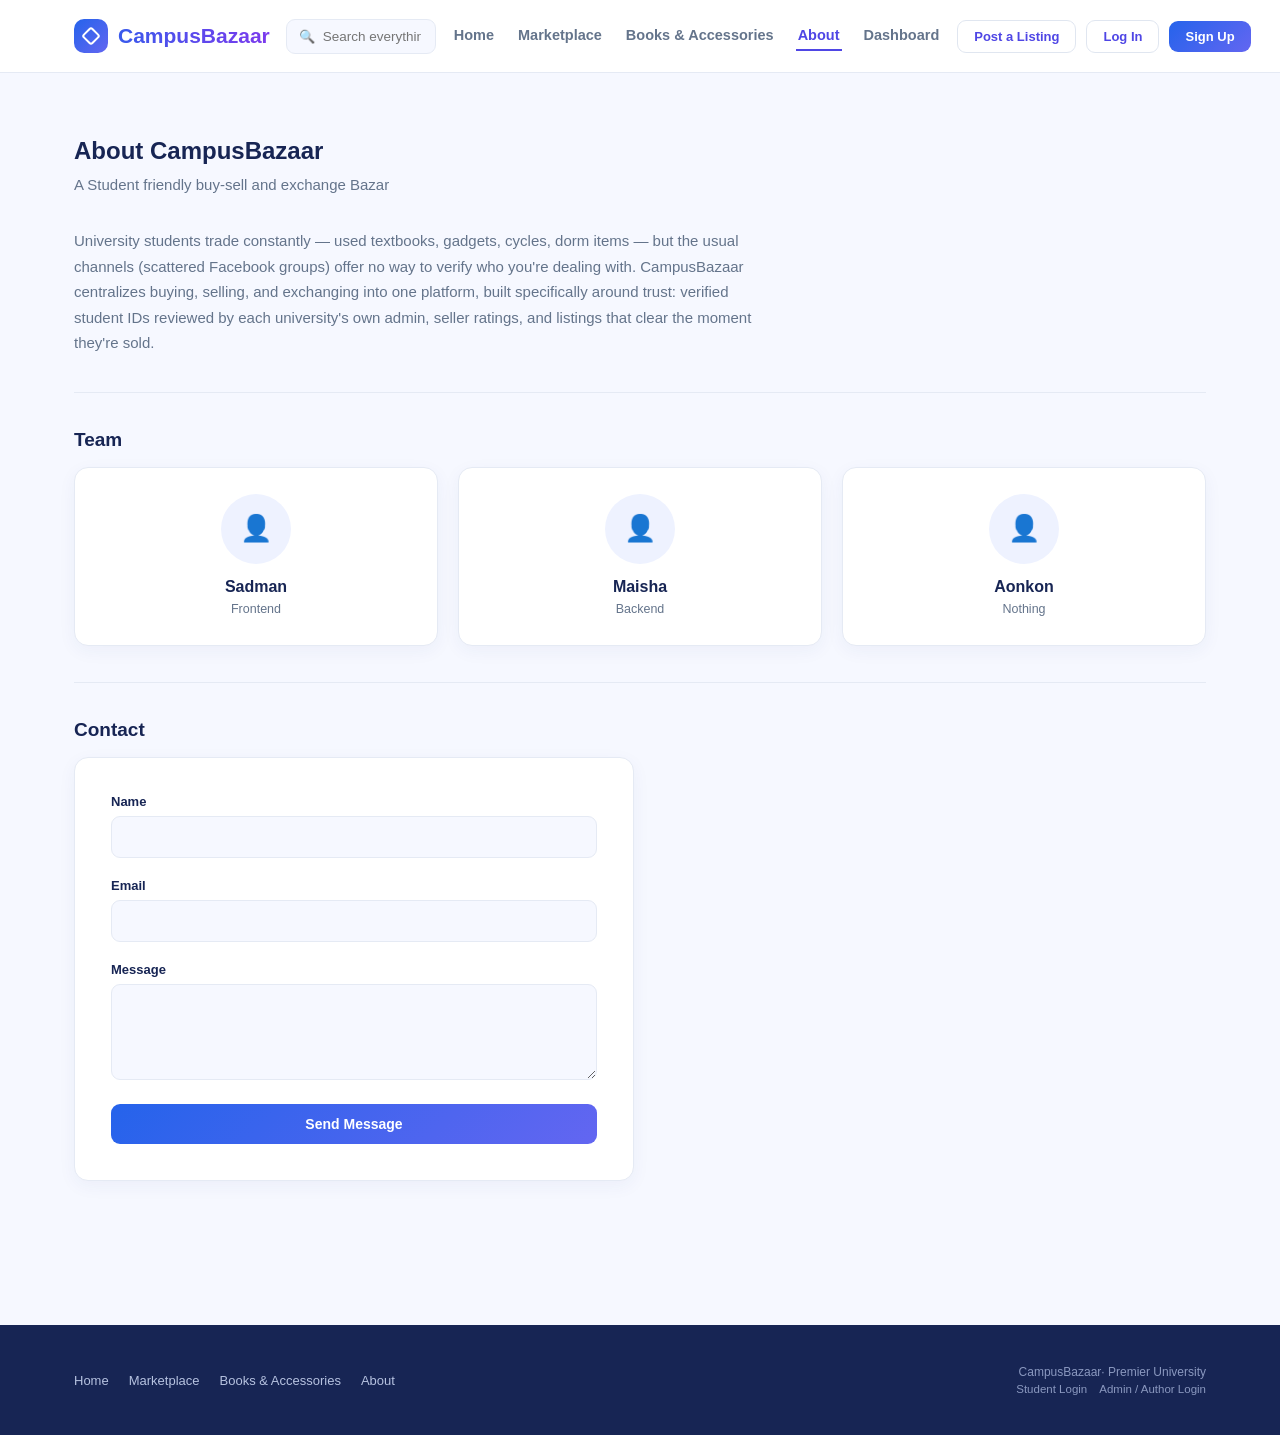
<file: about.html>
<!DOCTYPE html>
<html lang="en">
<head>
<meta charset="UTF-8">
<meta name="viewport" content="width=device-width, initial-scale=1.0">
<title>About — CampusBazaar</title>
<link rel="stylesheet" href="common.css">
<link rel="stylesheet" href="about.css">
</head>
<body>
<header class="site"><div id="site-header"></div></header>
<main class="wrap">
  <div class="section-pad">
    <div class="section-head">
      <h2>About CampusBazaar</h2>
      <p>A Student friendly buy-sell and exchange Bazar</p>
    </div>
    <p class="about-copy">
      University students trade constantly — used textbooks, gadgets, cycles, dorm items — but the usual channels
      (scattered Facebook groups) offer no way to verify who you're dealing with. CampusBazaar centralizes buying,
      selling, and exchanging into one platform, built specifically around trust: verified student IDs reviewed by
      each university's own admin, seller ratings, and listings that clear the moment they're sold.
    </p>
    <div class="divider"></div>
    <h3 style="font-size:19px;margin-bottom:16px;">Team</h3>
    <div class="grid grid-3">
      <div class="team-card"><div class="team-avatar">👤</div><strong>Sadman</strong><p class="small-muted" style="margin-top:4px;">Frontend</p></div>
      <div class="team-card"><div class="team-avatar">👤</div><strong>Maisha</strong><p class="small-muted" style="margin-top:4px;">Backend</p></div>
      <div class="team-card"><div class="team-avatar">👤</div><strong>Aonkon</strong><p class="small-muted" style="margin-top:4px;">Nothing</p></div>
    </div>
    <div class="divider"></div>
    <h3 style="font-size:19px;margin-bottom:16px;">Contact</h3>
    <form class="form-card" style="max-width:560px;" id="contactForm">
      <div class="field"><label>Name</label><input type="text" required></div>
      <div class="field"><label>Email</label><input type="email" required></div>
      <div class="field"><label>Message</label><textarea required></textarea></div>
      <button type="submit" class="btn btn-primary btn-block">Send Message</button>
      <div class="toast" id="contactToast">✓ Message sent (demo) — thanks for reaching out!</div>
    </form>
  </div>
</main>
<footer class="site"><div id="site-footer"></div></footer>
<script>window.CB_ACTIVE_PAGE = 'about';</script>
<script src="data.js"></script>
<script src="store.js"></script>
<script src="shared.js"></script>
<script src="nav.js"></script>
<script src="about.js"></script>
</body>
</html>
</file>
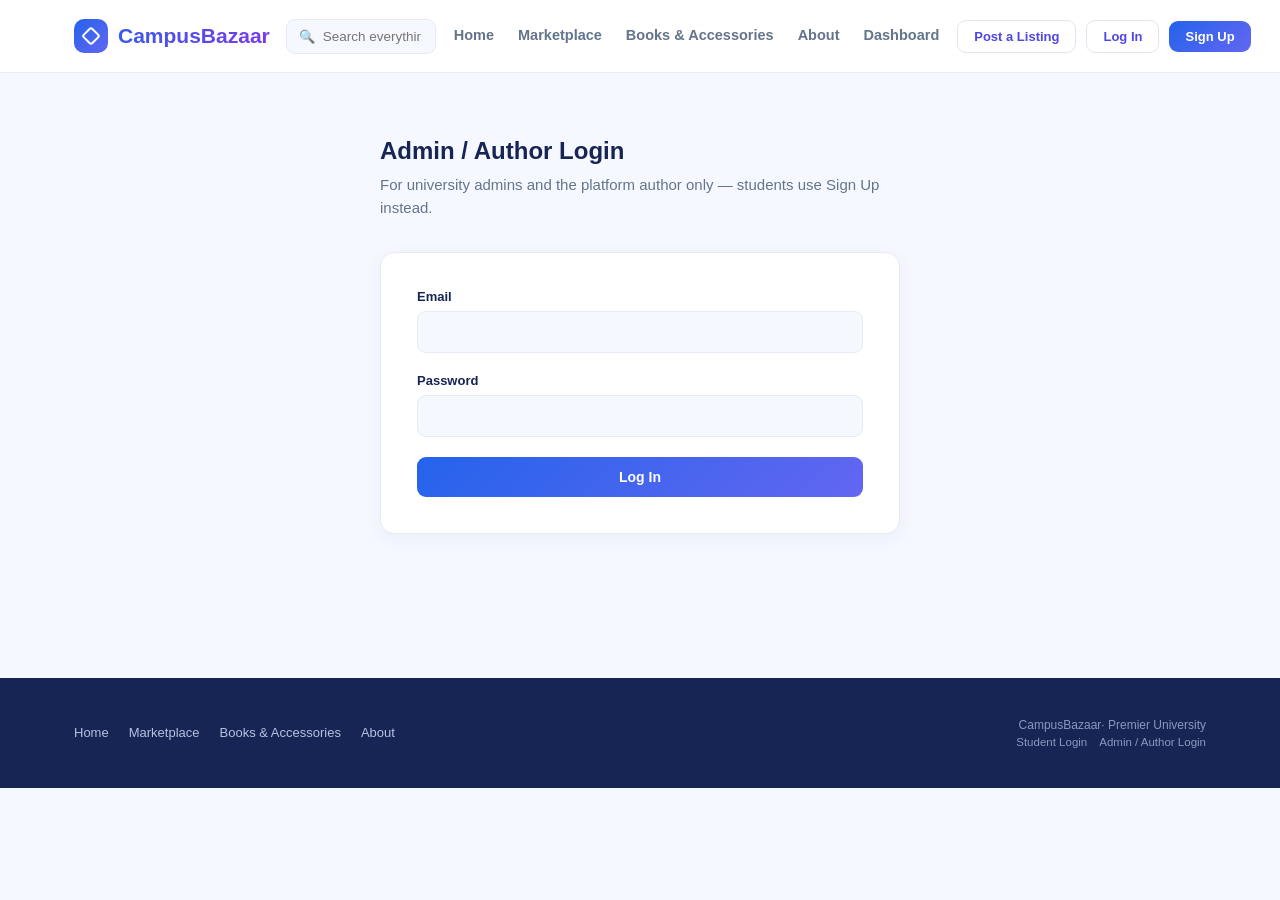
<file: admin-dashboard.html>
<!DOCTYPE html>
<html lang="en">

<head>
  <meta charset="UTF-8">
  <meta name="viewport" content="width=device-width, initial-scale=1.0">
  <title>Admin Dashboard — CampusBazaar</title>
  <link rel="stylesheet" href="common.css">
  <link rel="stylesheet" href="admin-dashboard.css">
</head>

<body>

  <header class="site">
    <div id="site-header"></div>
  </header>

  <main class="wrap">
    <div class="section-pad" id="gateWrap">
      <div class="empty-state">
        Checking your session… if you're not redirected, <a href="admin-login.html">log in here</a>.
      </div>
    </div>
    <div class="section-pad" id="dashWrap" style="display:none;">
      <div class="admin-header">
        <div>
          <div class="eyebrow" id="adminUniLabel"></div>
          <h2>Verifying students</h2>
          <p class="small-muted" id="adminNameLabel"></p>
        </div>
        <button class="btn btn-ghost btn-sm" id="logoutBtn">Log Out</button>
      </div>
      <div id="newRequestBanner" class="toast warn" style="margin-bottom:20px;"></div>
      <div class="tabs">
        <button class="tab-btn active" data-tab="pending">Pending <span id="pendingCountBadge"></span></button>
        <button class="tab-btn" data-tab="verified">Verified</button>
        <button class="tab-btn" data-tab="rejected">Rejected</button>
      </div>
      <div class="tab-panel active" id="tab-pending">
        <div id="pendingWrap"></div>
      </div>
      <div class="tab-panel" id="tab-verified">
        <div id="verifiedWrap"></div>
      </div>
      <div class="tab-panel" id="tab-rejected">
        <div id="rejectedWrap"></div>
      </div>
    </div>
  </main>
  <footer class="site">
    <div id="site-footer"></div>
  </footer>
  <script>window.CB_ACTIVE_PAGE = '';</script>
  <script src="data.js"></script>
  <script src="store.js"></script>
  <script src="shared.js"></script>
  <script src="nav.js"></script>
  <script src="admin-dashboard.js"></script>
</body>
</html>
</file>
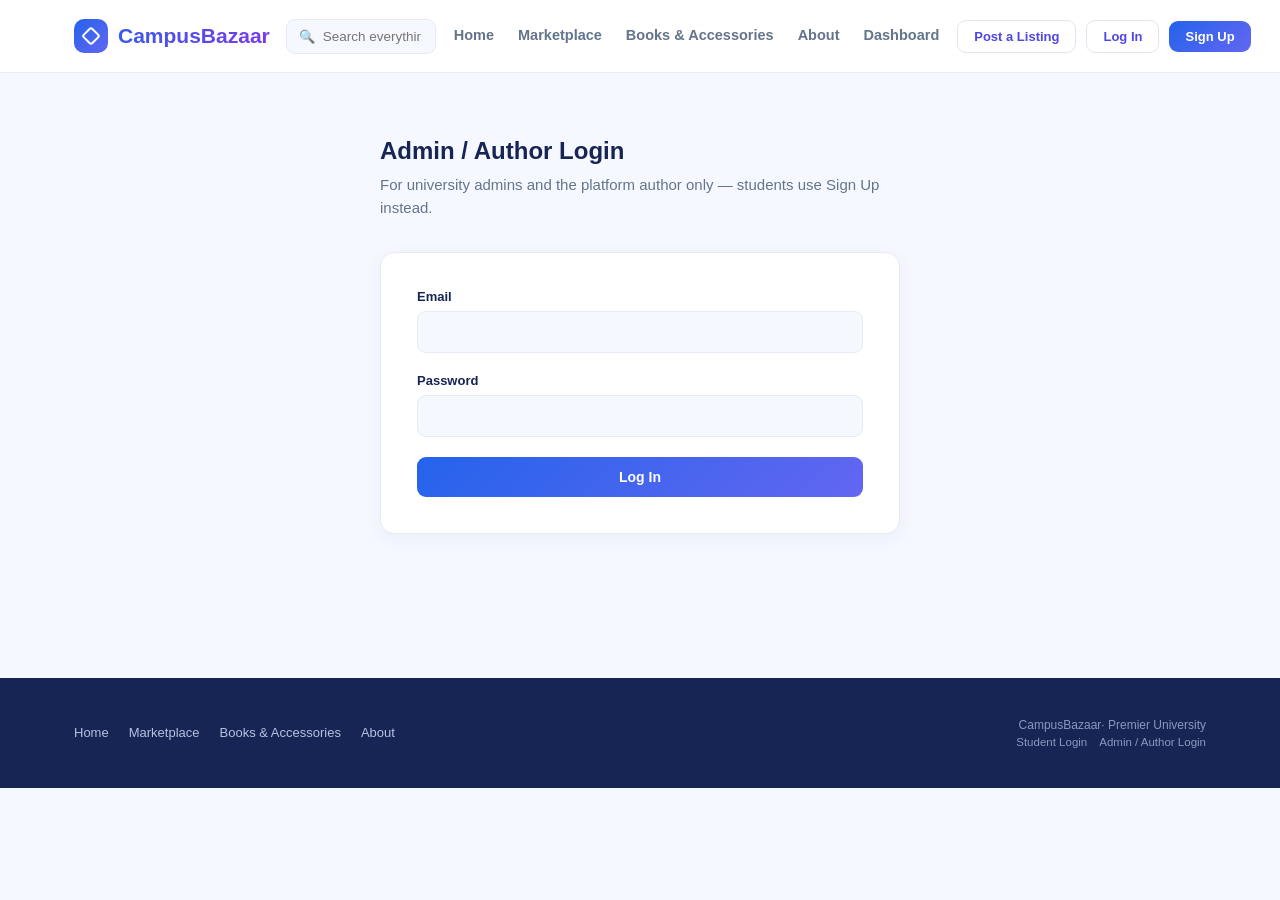
<file: admin-login.html>
<!DOCTYPE html>
<html lang="en">

<head>
  <meta charset="UTF-8">
  <meta name="viewport" content="width=device-width, initial-scale=1.0">
  <title>Admin Login — CampusBazaar</title>
  <link rel="stylesheet" href="common.css">
  <link rel="stylesheet" href="admin-login.css">
</head>

<body>

  <header class="site">
    <div id="site-header"></div>
  </header>

  <main class="wrap">
    <div class="section-pad narrow-col">
      <div class="section-head">
        <h2>Admin / Author Login</h2>
        <p>For university admins and the platform author only — students use Sign Up instead.</p>
      </div>
      <form class="form-card" id="adminLoginForm" novalidate>
        <div class="field" id="f-email">
          <label>Email</label>
          <input type="email" id="loginEmail">
          <div class="field-error">Enter the email for your admin or author account.</div>
        </div>
        <div class="field" id="f-password">
          <label>Password</label>
          <input type="password" id="loginPassword">
          <div class="field-error">Incorrect password.</div>
        </div>
        <button type="submit" class="btn btn-primary btn-block">Log In</button>
        <div class="toast error" id="loginError">No account matches that email and password.</div>
      </form>
      <!-- Demo accounts box
      <div class="card-white demo-box">
        <div style="font-weight:700;font-size:13px;margin-bottom:10px;">Demo accounts (this is a prototype — no real
          auth)</div>
        <div id="demoAccountList"></div>
      </div>
      -->
    </div>
  </main>
  <footer class="site">
    <div id="site-footer"></div>
  </footer>
  <script>window.CB_ACTIVE_PAGE = '';</script>
  <script src="data.js"></script>
  <script src="store.js"></script>
  <script src="shared.js"></script>
  <script src="nav.js"></script>
  <script src="admin-login.js"></script>
</body>
</html>
</file>
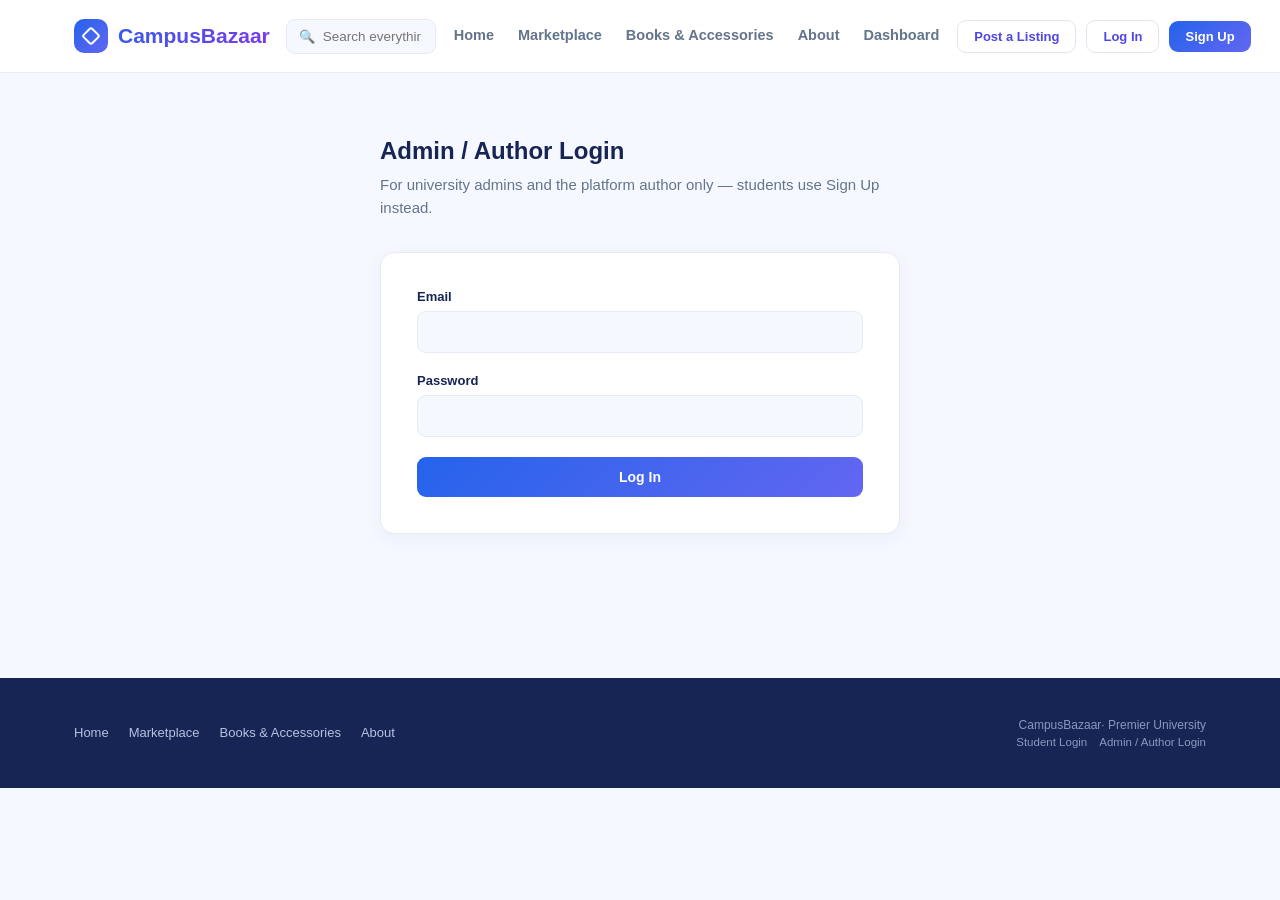
<file: author-dashboard.html>
<!DOCTYPE html>
<html lang="en">
<head>
<meta charset="UTF-8">
<meta name="viewport" content="width=device-width, initial-scale=1.0">
<title>Author Dashboard — CampusBazaar</title>
<link rel="stylesheet" href="common.css">
<link rel="stylesheet" href="author-dashboard.css">
</head>
<body>

<header class="site"><div id="site-header"></div></header>

<main class="wrap">
  <div class="section-pad" id="gateWrap">
    <div class="empty-state">
      Checking your session… if you're not redirected, <a href="admin-login.html">log in here</a>.
    </div>
  </div>
  <div class="section-pad" id="dashWrap" style="display:none;">
    <div class="admin-header">
      <div>
        <div class="eyebrow">Author Panel</div>
        <h2>University Admins</h2>
        <p class="small-muted" id="authorNameLabel"></p>
      </div>
      <button class="btn btn-ghost btn-sm" id="logoutBtn">Log Out</button>
    </div>
    <div id="adminsWrap"></div>
    <div class="divider"></div>
    <h3 style="font-size:17px;margin-bottom:14px;">Reassign an admin</h3>
    <form class="form-card" id="reassignForm" style="max-width:520px;">
      <div class="field">
        <label>University</label>
        <select id="uniSelect"></select>
      </div>
      <div class="field"><label>Admin Name</label><input type="text" id="newAdminName" required></div>
      <div class="field"><label>Admin Email</label><input type="email" id="newAdminEmail" required></div>
      <div class="field"><label>Admin Password</label><input type="text" id="newAdminPassword" value="admin123" required></div>
      <button type="submit" class="btn btn-primary btn-block">Save Admin</button>
      <div class="toast" id="reassignToast">✓ Admin updated for this university.</div>
    </form>
  </div>
</main>
<footer class="site"><div id="site-footer"></div></footer>
<script>window.CB_ACTIVE_PAGE = '';</script>
<script src="data.js"></script>
<script src="store.js"></script>
<script src="shared.js"></script>
<script src="nav.js"></script>
<script src="author-dashboard.js"></script>
</body>
</html>
</file>
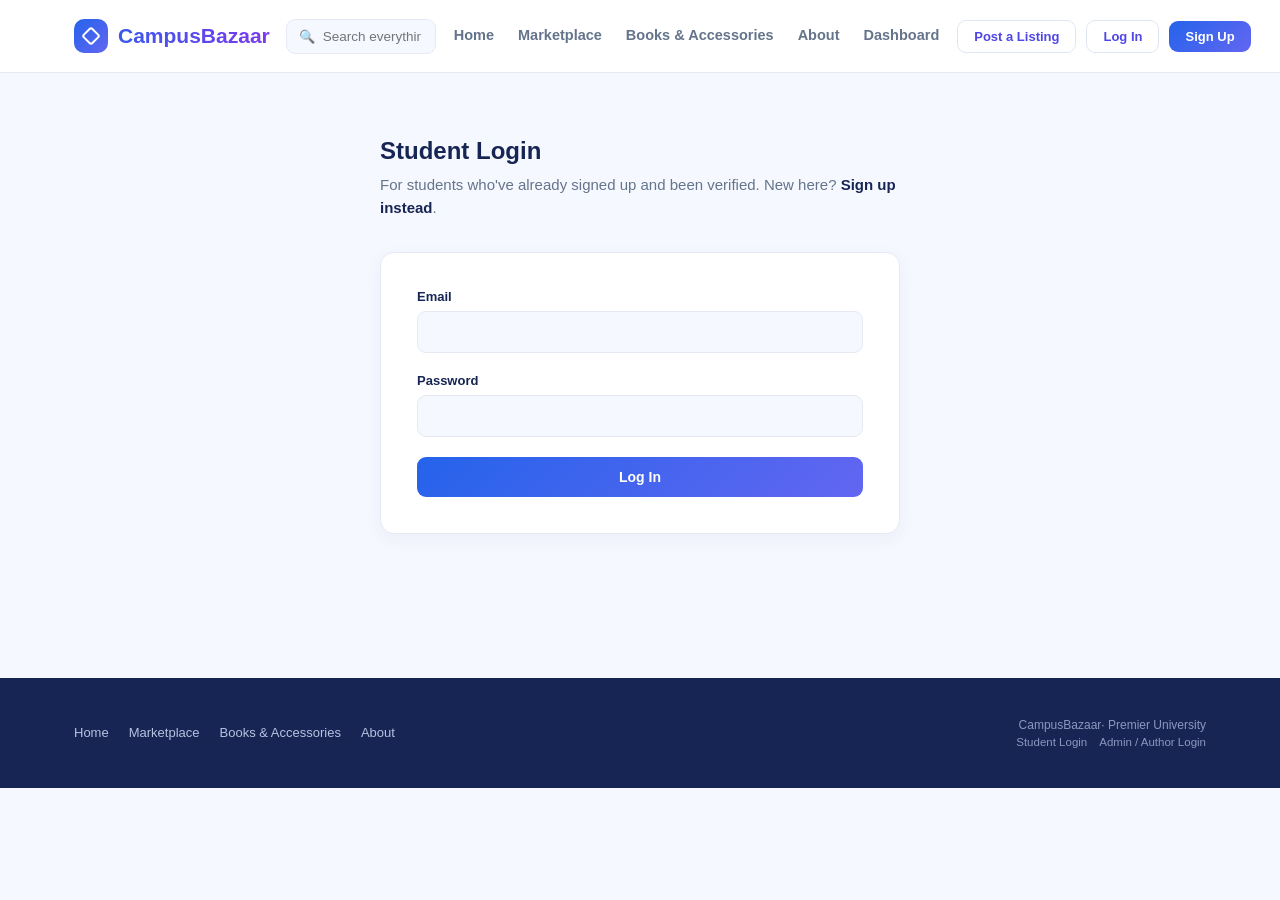
<file: dashboard.html>
<!DOCTYPE html>
<html lang="en">
<head>
<meta charset="UTF-8">
<meta name="viewport" content="width=device-width, initial-scale=1.0">
<title>My Dashboard — CampusBazaar</title>
<link rel="stylesheet" href="common.css">
<link rel="stylesheet" href="dashboard.css">
</head>
<body>
<header class="site"><div id="site-header"></div></header>
<main class="wrap">
<div class="section-pad" id="gateWrap">
<div class="empty-state">
You need to be logged in to view your dashboard. <a href="student-login.html">Log in here</a>.
</div>
</div>
<div class="section-pad" id="dashWrap" style="display:none;">
<div class="admin-header">
<div>
<div class="eyebrow" id="studentUniLabel"></div>
<h2>My Dashboard</h2>
<p class="small-muted" id="studentNameLabel"></p>
</div>
<button class="btn btn-ghost btn-sm" id="logoutBtn">Log Out</button>
</div>
<div class="tabs">
<button class="tab-btn active" data-tab="listings">My Listings</button>
<button class="tab-btn" data-tab="ratings">My Ratings</button>
</div>
<div class="tab-panel active" id="tab-listings"><div id="dashListingsWrap"></div></div>
<div class="tab-panel" id="tab-ratings">
<div class="review-card"><div class="review-top"><strong>Imran S.</strong><span class="stars">★★★★★</span></div><p class="small-muted">Great condition, easy meetup on campus.</p></div>
<div class="review-card"><div class="review-top"><strong>Sadia R.</strong><span class="stars">★★★★★</span></div><p class="small-muted">Very responsive, honest about wear on the item.</p></div>
</div>
</div>
</main>
<footer class="site"><div id="site-footer"></div></footer>
<script>window.CB_ACTIVE_PAGE = 'dashboard';</script>
<script src="data.js"></script>
<script src="store.js"></script>
<script src="shared.js"></script>
<script src="nav.js"></script>
<script src="dashboard.js"></script>
</body>
</html>
</file>
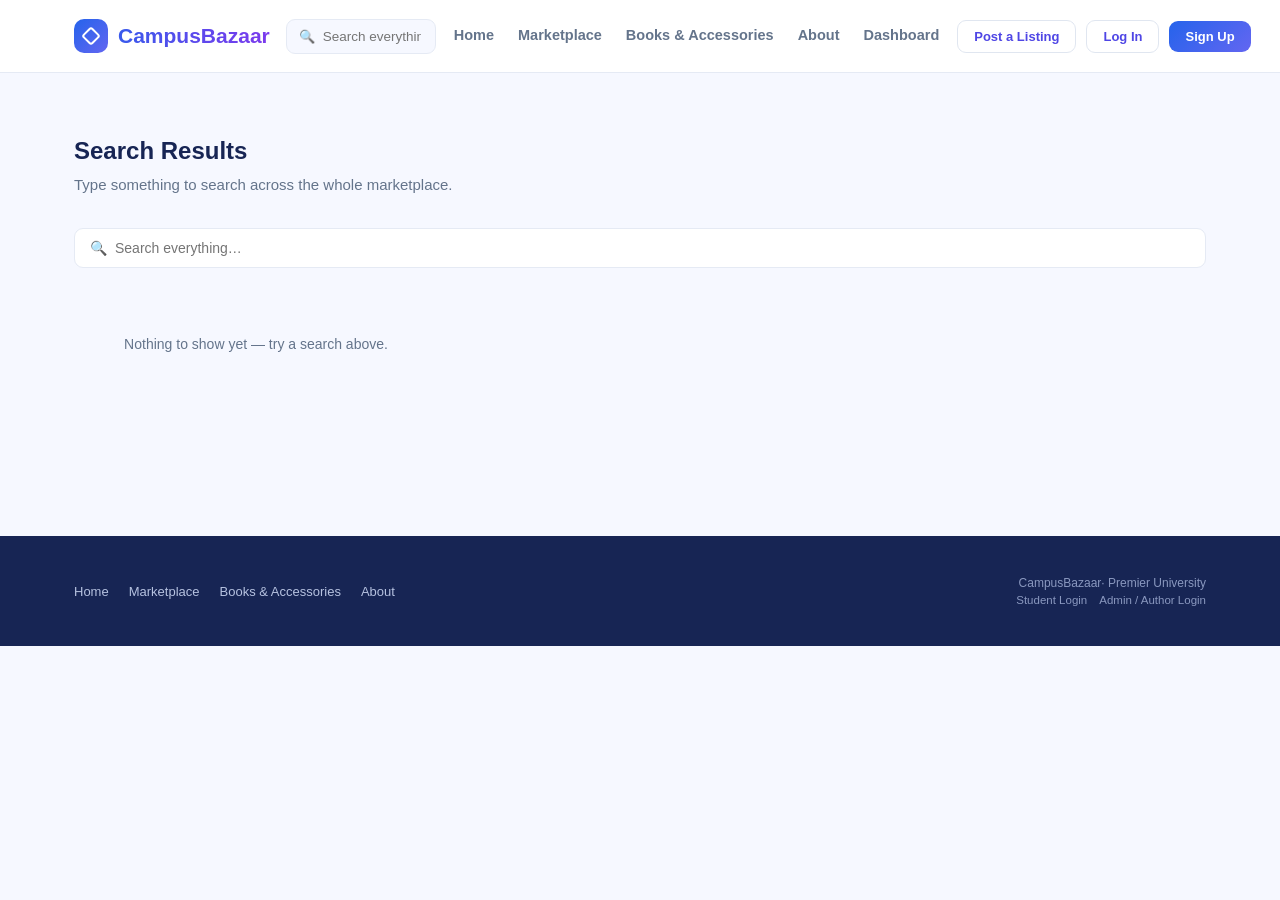
<file: search-results.html>
<!DOCTYPE html>
<html lang="en">
<head>
<meta charset="UTF-8">
<meta name="viewport" content="width=device-width, initial-scale=1.0">
<title>Search Results — CampusBazaar</title>
<link rel="stylesheet" href="common.css">
<link rel="stylesheet" href="search-results.css">
</head>
<body>
<header class="site"><div id="site-header"></div></header>
<main class="wrap">
  <div class="section-pad">
    <div class="section-head">
      <h2 id="searchHeading">Search Results</h2>
      <p id="searchSubheading"></p>
    </div>
    <div class="filter-bar">
      <div class="search-input-wrap">
        <span class="search-icon">🔍</span>
        <input type="text" class="search-input" id="searchPageInput" placeholder="Search everything…">
      </div>
    </div>
    <div class="grid grid-3" id="searchGrid"></div>
  </div>
</main>
<footer class="site"><div id="site-footer"></div></footer>
<script>window.CB_ACTIVE_PAGE = '';</script>
<script src="data.js"></script>
<script src="store.js"></script>
<script src="shared.js"></script>
<script src="nav.js"></script>
<script src="search-results.js"></script>
</body>
</html>
</file>
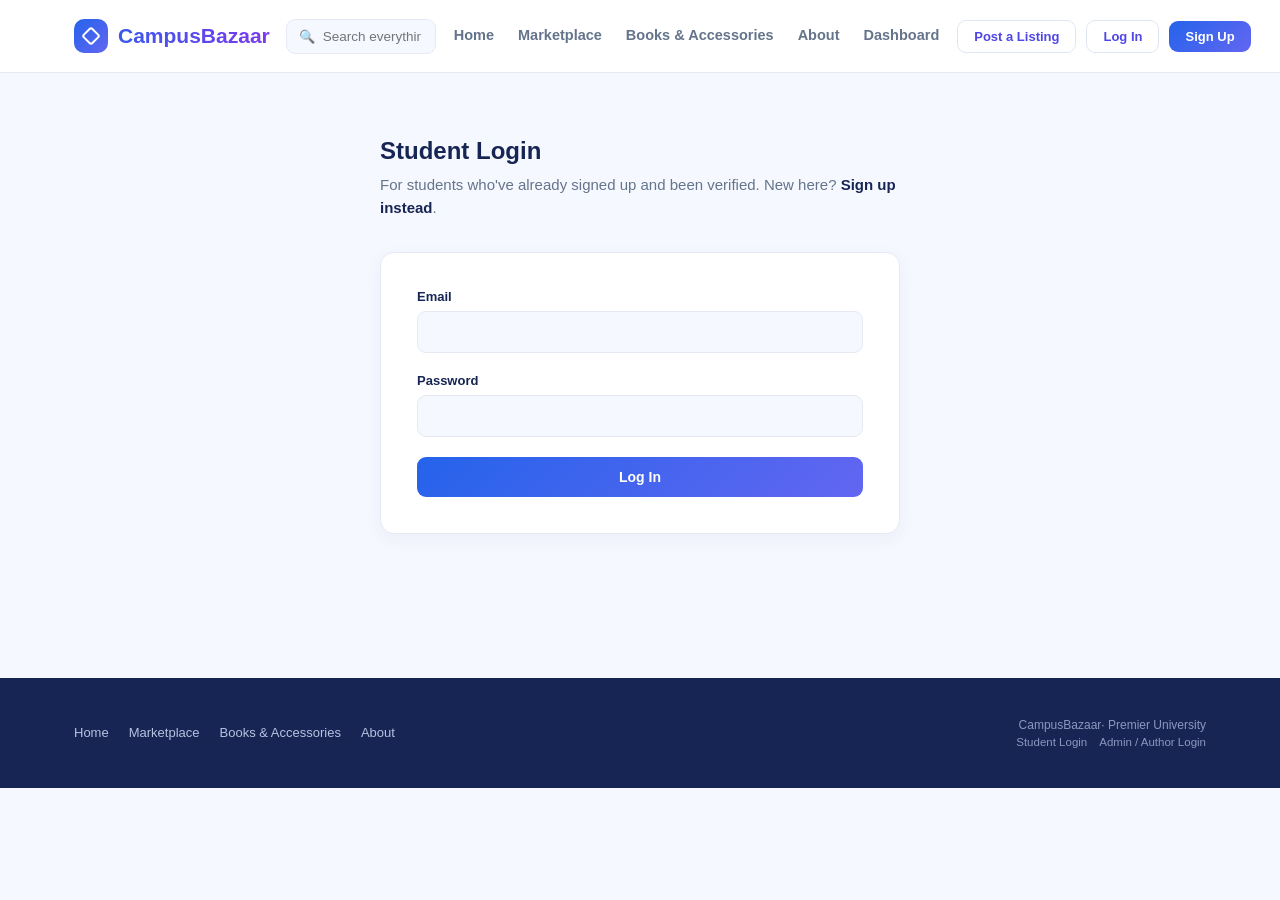
<file: student-login.html>
<!DOCTYPE html>
<html lang="en">
<head>
<meta charset="UTF-8">
<meta name="viewport" content="width=device-width, initial-scale=1.0">
<title>Student Login — CampusBazaar</title>
<link rel="stylesheet" href="common.css">
<link rel="stylesheet" href="student-login.css">
</head>
<body>

<header class="site"><div id="site-header"></div></header>

<main class="wrap">
  <div class="section-pad narrow-col">
    <div class="section-head">
      <h2>Student Login</h2>
      <p>For students who've already signed up and been verified. New here? <a href="signup.html" style="color:var(--navy);font-weight:600;">Sign up instead</a>.</p>
    </div>
    <form class="form-card" id="loginForm" novalidate>
      <div class="field" id="f-email">
        <label>Email</label>
        <input type="email" id="loginEmail">
        <div class="field-error">Enter the email you signed up with.</div>
      </div>
      <div class="field" id="f-password">
        <label>Password</label>
        <input type="password" id="loginPassword">
        <div class="field-error">Incorrect password.</div>
      </div>
      <button type="submit" class="btn btn-primary btn-block">Log In</button>
      <div class="toast error" id="notFoundError">No account matches that email and password.</div>
      <div class="toast warn" id="pendingError">Your signup is still pending review by your university's admin. Check back once it's approved.</div>
      <div class="toast error" id="rejectedError">Your signup was rejected. Contact your university's admin, or sign up again with correct info.</div>
    </form>
    <!-- Demo accounts box 
    <div class="card-white demo-box">
      <div style="font-weight:700;font-size:13px;margin-bottom:10px;">Demo accounts (this is a prototype — no real auth)</div>
      <div id="demoAccountList"></div>
    </div>
    -->
  </div>
</main>
<footer class="site"><div id="site-footer"></div></footer>
<script>window.CB_ACTIVE_PAGE = '';</script>
<script src="data.js"></script>
<script src="store.js"></script>
<script src="shared.js"></script>
<script src="nav.js"></script>
<script src="student-login.js"></script>
</body>
</html>
</file>
<file: common.css>
/*CampusBazaar — common.css*/

:root {
  /* brand colours */
  --blue: #2563EB;
  --indigo: #4F46E5;
  --purple: #7C3AED;
  --navy: #172554;
  --bg: #F6F8FF;
  --white: #FFFFFF;
  --text: #172554;
  --text-2: #64748B;
  --border: #E5EAF4;
  --border-btn: #E0E6F0;
  --success: #10B981;
  --warning: #F59E0B;
  --danger: #EF4444;

  /* gradients */
  --grad-btn: linear-gradient(135deg, #2563EB, #6366F1);
  --grad-heading: linear-gradient(90deg, #2563EB, #7C3AED);

  /* shape */
  --radius-sm: 9px;
  --radius-md: 14px;
  --shadow-card: 0 5px 18px rgba(40, 65, 130, .05);
  --shadow-hover: 0 10px 28px rgba(40, 65, 130, .12);

  --font: Arial, sans-serif;
}
* {
  box-sizing: border-box;
}
html {
  scroll-behavior: smooth;
}
body {
  margin: 0;
  font-family: var(--font);
  background: var(--bg);
  color: var(--text);
  -webkit-font-smoothing: antialiased;
}
img,
svg {
  display: block;
  max-width: 100%;
}
a {
  color: inherit;
  text-decoration: none;
}
button {
  font-family: inherit;
  cursor: pointer;
}
input,
select,
textarea {
  font-family: inherit;
}
h1,
h2,
h3,
h4 {
  font-family: var(--font);
  margin: 0;
  color: var(--navy);
}
p {
  margin: 0;
  line-height: 1.55;
}
.mono {
  font-family: var(--font);
  font-weight: 700;
}
/* gradient text */
.grad-text,
.hero h1 em {
  background: var(--grad-heading);
  -webkit-background-clip: text;
  background-clip: text;
  -webkit-text-fill-color: transparent;
  color: transparent;
  font-style: normal;
}
/*layout helpers*/
.wrap {
  max-width: 1180px;
  margin: 0 auto;
  padding: 0 24px;
}
.eyebrow {
  font-size: 12px;
  letter-spacing: 1.5px;
  text-transform: uppercase;
  color: var(--indigo);
  font-weight: 700;
}
.section-pad {
  padding: 64px 0;
}
.section-head {
  margin-bottom: 32px;
}
.section-head p {
  color: var(--text-2);
  margin-top: 8px;
  font-size: 15px;
}
.grid {
  display: grid;
  gap: 20px;
}
.grid-3 {
  grid-template-columns: repeat(3, 1fr);
}
.grid-4 {
  grid-template-columns: repeat(4, 1fr);
}
@media(max-width:900px) {
  .grid-3 {
    grid-template-columns: repeat(2, 1fr);
  }
  .grid-4 {
    grid-template-columns: repeat(2, 1fr);
  }
}
@media(max-width:600px) {
  .grid-3,
  .grid-4 {
    grid-template-columns: 1fr;
  }
}
/*buttons (two styles only)*/
.btn {
  display: inline-flex;
  align-items: center;
  justify-content: center;
  gap: 8px;
  padding: 12px 22px;
  border-radius: 9px;
  font-weight: 700;
  font-size: 14px;
  border: 1px solid transparent;
  transition: transform .15s ease, box-shadow .15s ease, filter .15s ease, background .15s ease;
  white-space: nowrap;
}
.btn:active {
  transform: scale(0.97);
}
/* primary */
.btn-primary {
  background: var(--grad-btn);
  color: #fff;
  border: none;
}
.btn-primary:hover {
  filter: brightness(1.08);
  box-shadow: 0 6px 16px rgba(37, 99, 235, .28);
}
/* white with border*/
.btn-outline,
.btn-ghost {
  background: #fff;
  color: var(--indigo);
  border: 1px solid var(--border-btn);
}
.btn-outline:hover,
.btn-ghost:hover {
  border-color: var(--indigo);
  background: var(--bg);
}
.btn-sm {
  padding: 8px 16px;
  font-size: 13px;
}
.btn-block {
  width: 100%;
}
/* destructive action */
.btn-danger-outline {
  background: #fff;
  color: var(--danger);
  border: 1px solid var(--border-btn);
}
.btn-danger-outline:hover {
  border-color: var(--danger);
  background: #FEF2F2;
}
.btn:disabled {
  opacity: 0.5;
  cursor: not-allowed;
}
.btn:disabled:hover {
  filter: none;
  box-shadow: none;
}
/*top nav*/
header.site {
  position: sticky;
  top: 0;
  z-index: 100;
  background: rgba(255, 255, 255, 0.92);
  backdrop-filter: blur(8px);
  border-bottom: 1px solid var(--border);
}
.nav-inner {
  display: flex;
  align-items: center;
  justify-content: space-between;
  height: 72px;
  gap: 16px;
}
.logo {
  display: flex;
  align-items: center;
  gap: 10px;
  font-weight: 700;
  font-size: 21px;
  flex-shrink: 0;
  background: var(--grad-heading);
  -webkit-background-clip: text;
  background-clip: text;
  -webkit-text-fill-color: transparent;
  color: transparent;
}
.logo-mark {
  width: 34px;
  height: 34px;
  border-radius: 10px;
  background: var(--grad-btn);
  position: relative;
  flex-shrink: 0;
}
.logo-mark::after {
  content: "";
  position: absolute;
  inset: 10px;
  border: 2px solid #fff;
  border-radius: 3px;
  transform: rotate(45deg);
}
.nav-links {
  display: flex;
  gap: 20px;
  align-items: center;
}
.nav-links a:not(.btn) {
  font-size: 14.5px;
  font-weight: 700;
  color: var(--text-2);
  padding: 6px 2px;
  border-bottom: 2px solid transparent;
  transition: border-color .15s ease, color .15s ease;
}
.nav-links a:not(.btn):hover,
.nav-links a.active {
  color: var(--indigo);
  border-color: var(--indigo);
}
.nav-links a {
  white-space: nowrap;
}
/* buttons live in .nav-actions on desktop and inside the dropdown menu on mobile */
.nav-links .btn {
  display: none;
}
.nav-actions {
  display: flex;
  align-items: center;
  gap: 10px;
  flex-shrink: 0;
}
.hamburger {
  display: none;
  flex-direction: column;
  gap: 5px;
  width: 28px;
  background: none;
  border: none;
  padding: 4px;
}
.hamburger span {
  display: block;
  height: 2px;
  background: var(--navy);
  border-radius: 2px;
}
/* global search box in the nav */
.nav-search {
  position: relative;
  flex: 1;
  min-width: 150px;
  max-width: 260px;
}
.nav-search form {
  display: block;
  width: 100%;
  margin: 0;
}
.nav-search input {
  width: 100%;
  padding: 9px 14px 9px 36px;
  border-radius: 9px;
  border: 1px solid var(--border);
  background: var(--bg);
  font-size: 13.5px;
  color: var(--text);
}
.nav-search input:focus {
  outline: none;
  border-color: var(--blue);
  background: var(--white);
}
.nav-search .icon {
  position: absolute;
  left: 13px;
  top: 50%;
  transform: translateY(-50%);
  color: var(--text-2);
  font-size: 13px;
  background: none;
  border: none;
  padding: 0;
  margin: 0;
  cursor: pointer;
  line-height: 1;
  z-index: 1;
}
@media(max-width:960px) {
  .nav-search {
    display: none;
  }
  .nav-links {
    position: fixed;
    top: 72px;
    left: 0;
    right: 0;
    background: var(--white);
    flex-direction: column;
    align-items: flex-start;
    padding: 20px 24px;
    gap: 16px;
    border-bottom: 1px solid var(--border);
    transform: translateY(-130%);
    opacity: 0;
    transition: transform .25s ease, opacity .25s ease;
    pointer-events: none;
    z-index: 99;
  }
  .nav-links.open {
    transform: translateY(0);
    opacity: 1;
    pointer-events: auto;
  }
  .hamburger {
    display: flex;
  }
  .nav-links .btn {
    display: inline-flex;
  }
  .nav-actions .btn {
    display: none;
  }
}
/* cards */
.listing-card,
.form-card,
.card-white,
.dash-row,
.verify-row,
.admin-list-row,
.review-card,
.seller-box,
.team-card,
.chat-box {
  background: var(--white);
  border: 1px solid var(--border);
  border-radius: 14px;
  box-shadow: var(--shadow-card);
}
.listing-card {
  overflow: hidden;
  position: relative;
  cursor: pointer;
  transition: transform .18s ease, box-shadow .18s ease;
  display: flex;
  flex-direction: column;
}
.listing-card:hover {
  transform: translateY(-4px);
  box-shadow: var(--shadow-hover);
}
.listing-thumb {
  height: 150px;
  display: flex;
  align-items: center;
  justify-content: center;
  font-size: 52px;
  background: linear-gradient(135deg, #EEF2FF, #F5F3FF);
}
.listing-body {
  padding: 16px 18px 18px;
  flex: 1;
  display: flex;
  flex-direction: column;
  gap: 8px;
}
.listing-tags {
  display: flex;
  gap: 6px;
  flex-wrap: wrap;
}
.tag {
  font-size: 10.5px;
  font-weight: 700;
  letter-spacing: 0.5px;
  text-transform: uppercase;
  padding: 4px 9px;
  border-radius: 999px;
  background: #EEF2FF;
  color: var(--indigo);
}
.tag.exchange {
  background: rgba(245, 158, 11, 0.15);
  color: #B45309;
}
.tag.sold {
  background: rgba(239, 68, 68, 0.12);
  color: var(--danger);
}
.listing-title {
  font-size: 16px;
  font-weight: 700;
  color: var(--text);
}
.listing-meta {
  font-size: 12.5px;
  color: var(--text-2);
}
.listing-price {
  font-weight: 700;
  color: var(--indigo);
  font-size: 16px;
  margin-top: auto;
  padding-top: 6px;
}
.listing-seller-row {
  display: flex;
  align-items: center;
  gap: 6px;
  font-size: 12px;
  color: var(--text-2);
}
/* verified stamp — reused for students AND admins */
.stamp {
  display: inline-flex;
  align-items: center;
  justify-content: center;
  gap: 5px;
  padding: 5px 12px 5px 6px;
  border: 1px solid var(--success);
  border-radius: 999px;
  color: #047857;
  font-size: 10px;
  font-weight: 700;
  letter-spacing: 1px;
  background: rgba(16, 185, 129, 0.08);
  flex-shrink: 0;
}
.stamp.pending {
  border-color: var(--warning);
  color: #B45309;
  background: rgba(245, 158, 11, 0.08);
}
.stamp.rejected {
  border-color: var(--danger);
  color: var(--danger);
  background: rgba(239, 68, 68, 0.06);
}
.stamp-icon {
  width: 16px;
  height: 16px;
  border-radius: 50%;
  background: var(--success);
  color: var(--white);
  display: flex;
  align-items: center;
  justify-content: center;
  font-size: 10px;
  flex-shrink: 0;
}
.stamp.pending .stamp-icon {
  background: var(--warning);
}
.stamp.rejected .stamp-icon {
  background: var(--danger);
}
.stamp.lg {
  padding: 10px 18px 10px 10px;
  font-size: 12px;
}
.stamp.lg .stamp-icon {
  width: 24px;
  height: 24px;
  font-size: 13px;
}
/*filter pills / search*/
.filter-bar {
  display: flex;
  gap: 10px;
  flex-wrap: wrap;
  align-items: center;
  margin-bottom: 28px;
}
.pill {
  padding: 9px 18px;
  border-radius: 9px;
  border: 1px solid var(--border-btn);
  background: var(--white);
  font-size: 13.5px;
  font-weight: 700;
  color: var(--indigo);
  transition: all .15s ease;
}
.pill:hover {
  border-color: var(--indigo);
}
.pill.active {
  background: var(--grad-btn);
  border-color: transparent;
  color: var(--white);
}
.search-input-wrap {
  position: relative;
  flex: 1;
  min-width: 200px;
}
.search-input {
  width: 100%;
  padding: 11px 16px 11px 40px;
  border-radius: 9px;
  border: 1px solid var(--border);
  background: var(--white);
  font-size: 14px;
  color: var(--text);
}
.search-input:focus {
  outline: none;
  border-color: var(--blue);
}
.search-icon {
  position: absolute;
  left: 16px;
  top: 50%;
  transform: translateY(-50%);
  color: var(--text-2);
  font-size: 14px;
}
/* forms */
.form-card {
  padding: 36px;
}
.field {
  margin-bottom: 20px;
}
.field label {
  display: block;
  font-size: 13px;
  font-weight: 700;
  color: var(--text);
  margin-bottom: 7px;
}
.field .hint {
  font-size: 11.5px;
  color: var(--text-2);
  margin-top: 5px;
}
.field input[type=text],
.field input[type=email],
.field input[type=tel],
.field input[type=number],
.field input[type=password],
.field select,
.field textarea {
  width: 100%;
  padding: 12px 14px;
  border-radius: var(--radius-sm);
  border: 1px solid var(--border);
  background: var(--bg);
  font-size: 14px;
  color: var(--text);
  transition: border-color .15s ease;
}
.field input:focus,
.field select:focus,
.field textarea:focus {
  outline: none;
  border-color: var(--blue);
  background: var(--white);
}
.field textarea {
  resize: vertical;
  min-height: 96px;
}
.field-row {
  display: grid;
  grid-template-columns: 1fr 1fr;
  gap: 16px;
}
@media(max-width:600px) {
  .field-row {
    grid-template-columns: 1fr;
  }
}
.field-error {
  color: var(--danger);
  font-size: 11.5px;
  margin-top: 5px;
  display: none;
}
.field.invalid input,
.field.invalid select,
.field.invalid textarea {
  border-color: var(--danger);
}
.field.invalid .field-error {
  display: block;
}
.mode-toggle {
  display: flex;
  gap: 10px;
}
.mode-option {
  flex: 1;
  padding: 14px;
  border: 1px solid var(--border-btn);
  border-radius: var(--radius-sm);
  text-align: center;
  cursor: pointer;
  font-weight: 700;
  font-size: 13.5px;
  color: var(--indigo);
  background: var(--white);
  transition: all .15s ease;
}
.mode-option.selected {
  border-color: transparent;
  background: var(--grad-btn);
  color: var(--white);
}
.file-drop {
  border: 2px dashed var(--border-btn);
  border-radius: var(--radius-sm);
  padding: 26px;
  text-align: center;
  background: var(--bg);
  cursor: pointer;
  position: relative;
}
.file-drop input {
  position: absolute;
  inset: 0;
  opacity: 0;
  cursor: pointer;
}
.file-drop-icon {
  font-size: 26px;
  margin-bottom: 8px;
}
.file-preview {
  margin-top: 14px;
  display: none;
  align-items: center;
  gap: 12px;
  background: var(--white);
  border: 1px solid var(--border);
  border-radius: var(--radius-sm);
  padding: 10px 14px;
}
.file-preview img {
  width: 44px;
  height: 44px;
  object-fit: cover;
  border-radius: 6px;
}
.checkbox-row {
  display: flex;
  align-items: flex-start;
  gap: 10px;
  font-size: 13px;
  color: var(--text-2);
}
.checkbox-row input {
  margin-top: 3px;
  accent-color: var(--indigo);
}
.toast {
  display: none;
  margin-top: 18px;
  padding: 14px 18px;
  border-radius: var(--radius-sm);
  background: rgba(16, 185, 129, 0.1);
  border: 1px solid var(--success);
  color: #047857;
  font-size: 13.5px;
  font-weight: 700;
}
.toast.show {
  display: flex;
  align-items: center;
  gap: 8px;
}
.toast.warn {
  background: rgba(245, 158, 11, 0.12);
  border-color: var(--warning);
  color: #B45309;
}
.toast.error {
  background: rgba(239, 68, 68, 0.08);
  border-color: var(--danger);
  color: var(--danger);
}
/* dashboards / tabs / status */
.tabs {
  display: flex;
  gap: 6px;
  background: #EEF2FF;
  padding: 6px;
  border-radius: 12px;
  width: fit-content;
  margin-bottom: 26px;
}
.tab-btn {
  padding: 10px 20px;
  border-radius: 9px;
  font-size: 13.5px;
  font-weight: 700;
  background: transparent;
  border: none;
  color: var(--text-2);
}
.tab-btn.active {
  background: var(--white);
  color: var(--indigo);
  box-shadow: 0 2px 8px rgba(40, 65, 130, .10);
}
.tab-panel {
  display: none;
}
.tab-panel.active {
  display: block;
}
.dash-row,
.verify-row,
.admin-list-row {
  display: flex;
  align-items: center;
  justify-content: space-between;
  gap: 16px;
  padding: 16px 20px;
  margin-bottom: 12px;
  flex-wrap: wrap;
}
.dash-row-left {
  display: flex;
  align-items: center;
  gap: 14px;
}
.dash-thumb {
  width: 52px;
  height: 52px;
  border-radius: var(--radius-sm);
  background: #EEF2FF;
  display: flex;
  align-items: center;
  justify-content: center;
  font-size: 24px;
  flex-shrink: 0;
}
.status-badge {
  align-self: center;
  font-size: 10.5px;
  font-weight: 700;
  padding: 4px 10px;
  border-radius: 999px;
  letter-spacing: 0.5px;
}
.status-active,
.status-verified,
.status-accepted {
  background: rgba(16, 185, 129, 0.14);
  color: #047857;
}
.status-sold {
  background: rgba(239, 68, 68, 0.12);
  color: var(--danger);
}
.status-pending {
  background: rgba(245, 158, 11, 0.16);
  color: #B45309;
}
.status-rejected,
.status-declined {
  background: rgba(100, 116, 139, 0.14);
  color: var(--text-2);
}
.dash-actions {
  display: flex;
  gap: 8px;
}
/* avatars*/
.avatar,
.avatar-lg {
  border-radius: 50%;
  background: var(--grad-btn);
  color: var(--white);
  display: flex;
  align-items: center;
  justify-content: center;
  font-weight: 700;
  flex-shrink: 0;
}
.avatar {
  width: 44px;
  height: 44px;
}
.avatar-lg {
  width: 88px;
  height: 88px;
  font-size: 32px;
}
/*chat / contact*/
.chat-fab {
  width: 46px;
  height: 46px;
  border-radius: 50%;
  background: var(--grad-btn);
  color: var(--white);
  display: flex;
  align-items: center;
  justify-content: center;
  font-size: 19px;
  border: none;
  flex-shrink: 0;
  box-shadow: 0 4px 12px rgba(37, 99, 235, .28);
  transition: transform .15s ease;
}
.chat-fab:hover {
  transform: scale(1.06);
}
.chat-box {
  display: none;
  margin-top: 14px;
  overflow: hidden;
}
.chat-box.show {
  display: block;
}
.chat-box-header {
  background: var(--grad-btn);
  color: var(--white);
  padding: 12px 16px;
  font-size: 13px;
  font-weight: 700;
  display: flex;
  justify-content: space-between;
  align-items: center;
}
.chat-box-body {
  padding: 24px 16px;
  text-align: center;
  color: var(--text-2);
  font-size: 13px;
}
/* misc*/
.card-white {
  padding: 20px;
}
.divider {
  height: 1px;
  background: var(--border);
  margin: 36px 0;
}
.small-muted {
  font-size: 12.5px;
  color: var(--text-2);
}
.empty-state {
  padding: 40px;
  text-align: center;
  color: var(--text-2);
  font-size: 14px;
}
.back-link {
  display: inline-flex;
  align-items: center;
  gap: 6px;
  font-size: 13.5px;
  font-weight: 700;
  color: var(--text-2);
  margin-bottom: 20px;
}
.back-link:hover {
  color: var(--indigo);
}
/*  footer*/
footer.site {
  background: var(--navy);
  color: #B6C2E0;
  padding: 40px 0;
  margin-top: 80px;
}
.footer-inner {
  display: flex;
  justify-content: space-between;
  align-items: center;
  flex-wrap: wrap;
  gap: 16px;
}
.footer-links {
  display: flex;
  gap: 20px;
  flex-wrap: wrap;
}
.footer-links a {
  font-size: 13px;
  color: #B6C2E0;
}
.footer-links a:hover {
  color: var(--white);
}
.footer-note {
  font-size: 12px;
  color: #8A98BF;
}
.footer-admin-link {
  font-size: 11.5px;
  color: #8A98BF;
}
.footer-admin-link:hover {
  color: var(--white);
}
/* shared dashboard header (Admin / Author / Student dashboards)*/
.admin-header {
  display: flex;
  justify-content: space-between;
  align-items: flex-start;
  margin-bottom: 28px;
  flex-wrap: wrap;
  gap: 12px;
}
/* file:*/
.file-protocol-banner {
  background: #FEF3C7;
  color: #92400E;
  padding: 12px 20px;
  font-size: 13px;
  text-align: center;
  font-weight: 700;
}
.file-protocol-banner code {
  background: rgba(0, 0, 0, 0.08);
  padding: 2px 7px;
  border-radius: 4px;
  font-family: monospace;
}
/* review cards (seller profile + dashboard) */
.review-card {
  padding: 18px 20px;
  margin-bottom: 14px;
}
</file>
<file: about.css>
.about-copy{max-width:680px;color:var(--text-2);font-size:15px;line-height:1.7;}
.team-avatar{width:70px;height:70px;border-radius:50%;background:#EEF2FF;margin:0 auto 14px;display:flex;align-items:center;justify-content:center;font-size:26px;}
.team-card{padding:26px;text-align:center;}
</file>
<file: admin-dashboard.css>
/* admin-dashboard.css  */
.verify-row-left {
  display: flex;
  align-items: center;
  gap: 14px;
}
.verify-meta {
  font-size: 12px;
  color: var(--text-2);
  margin-top: 2px;
}
.count-badge {
  display: inline-flex;
  align-items: center;
  justify-content: center;
  min-width: 18px;
  height: 18px;
  padding: 0 5px;
  border-radius: 999px;
  background: var(--warning);
  color: var(--white);
  font-size: 10.5px;
  font-weight: 700;
  margin-left: 4px;
}
</file>
<file: admin-login.css>
.narrow-col {
  max-width: 520px;
  margin: 0 auto;
}
/* Demo accounts box styles disabled (kept for reference)
.demo-box {
  margin-top: 20px;
}
.demo-row {
  display: flex;
  justify-content: space-between;
  align-items: center;
  gap: 10px;
  padding: 9px 0;
  border-bottom: 1px solid var(--border);
  font-size: 12.5px;
}
.demo-row:last-child {
  border-bottom: none;
}
.demo-row button {
  background: #fff;
  border: 1px solid var(--border-btn);
  border-radius: 9px;
  padding: 5px 12px;
  font-size: 11.5px;
  font-weight: 600;
  color: var(--indigo);
}
.demo-row button:hover {
  background: var(--grad-btn);
  color: var(--white);
  border-color: transparent;
}
*/
</file>
<file: author-dashboard.css>

</file>
<file: dashboard.css>
.stars{color:var(--warning);letter-spacing:2px;}
.review-top{display:flex;justify-content:space-between;align-items:center;margin-bottom:8px;}
</file>
<file: search-results.css>

</file>
<file: student-login.css>
.narrow-col {
   max-width: 520px;
   margin: 0 auto;
}
/* Demo accounts box
.demo-box {
   margin-top: 20px;
}
.demo-row {
   display: flex;
   justify-content: space-between;
   align-items: center;
   gap: 10px;
   padding: 9px 0;
   border-bottom: 1px solid var(--border);
   font-size: 12.5px;
}
.demo-row:last-child {
   border-bottom: none;
}
.demo-row button {
   background: #fff;
   border: 1px solid var(--border-btn);
   border-radius: 9px;
   padding: 5px 12px;
   font-size: 11.5px;
   font-weight: 600;
   color: var(--indigo);
}
.demo-row button:hover {
   background: var(--grad-btn);
   color: var(--white);
   border-color: transparent;
}
*/
</file>
